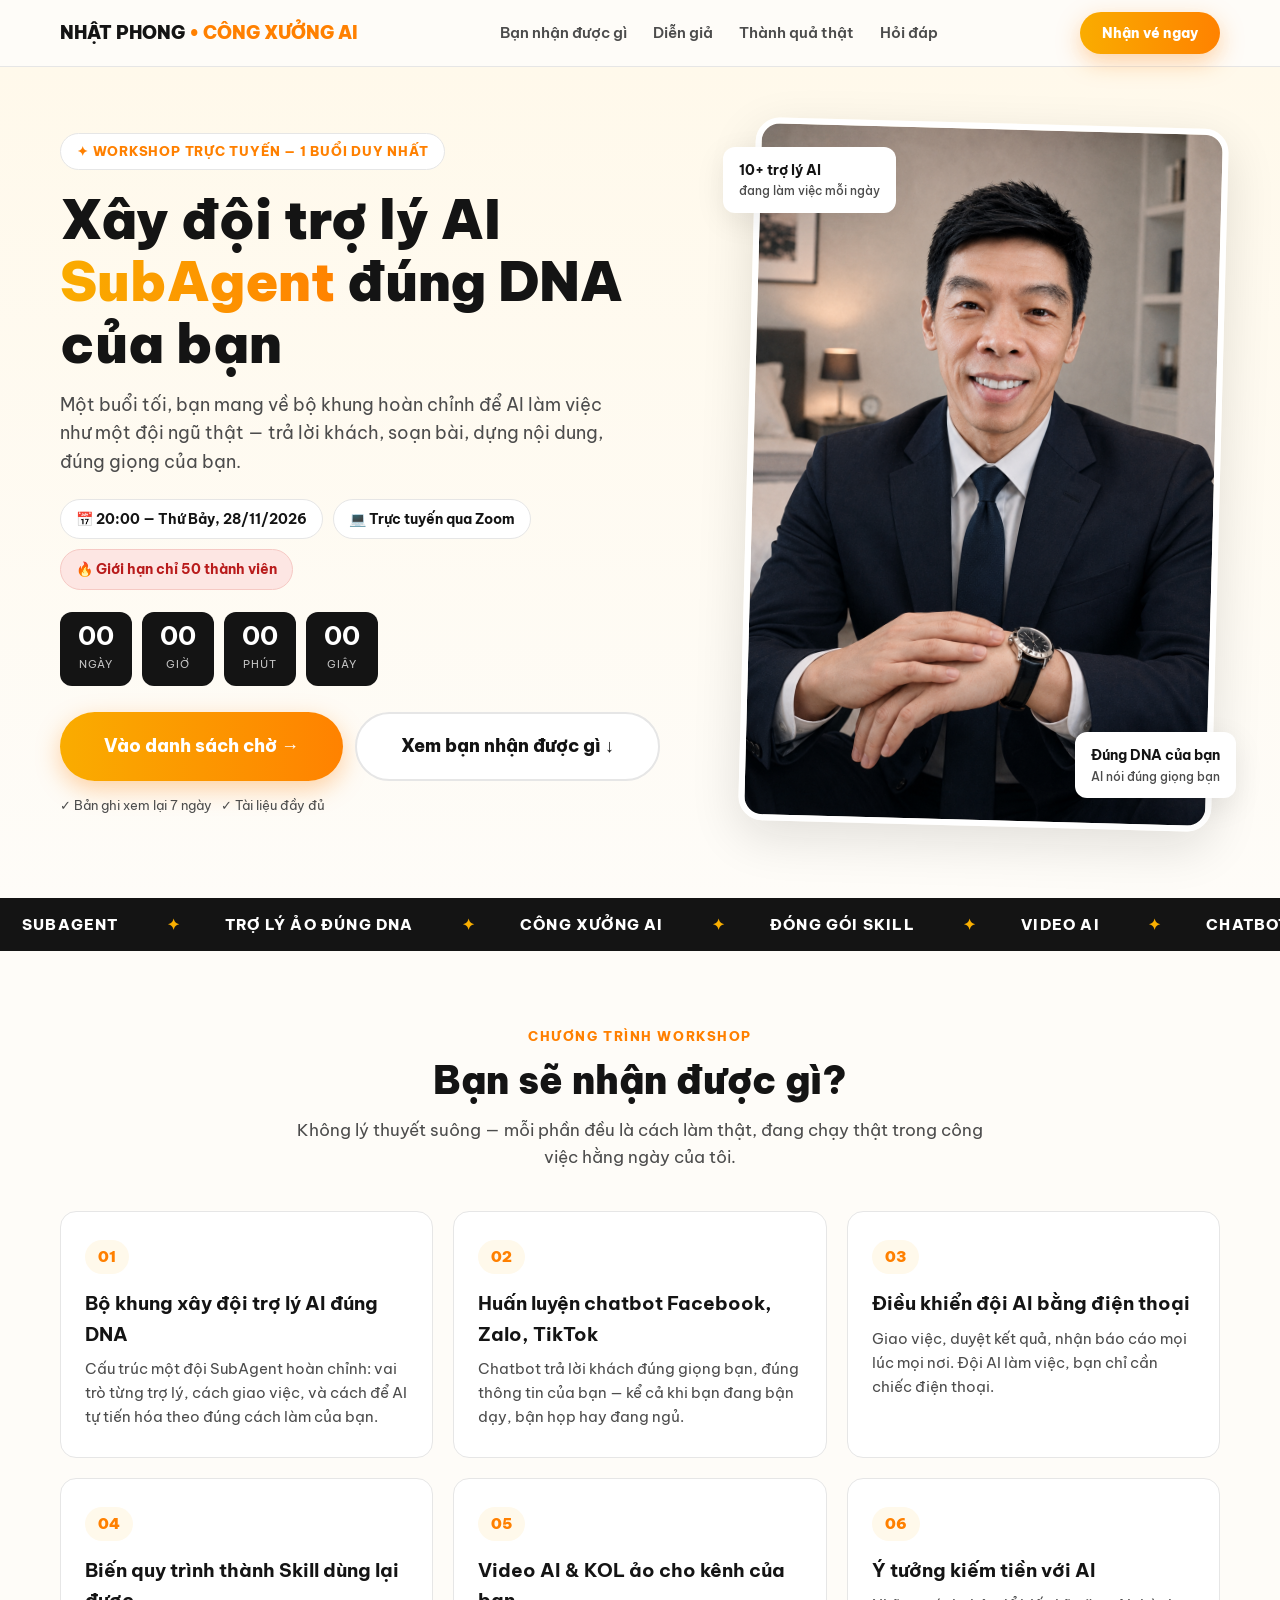
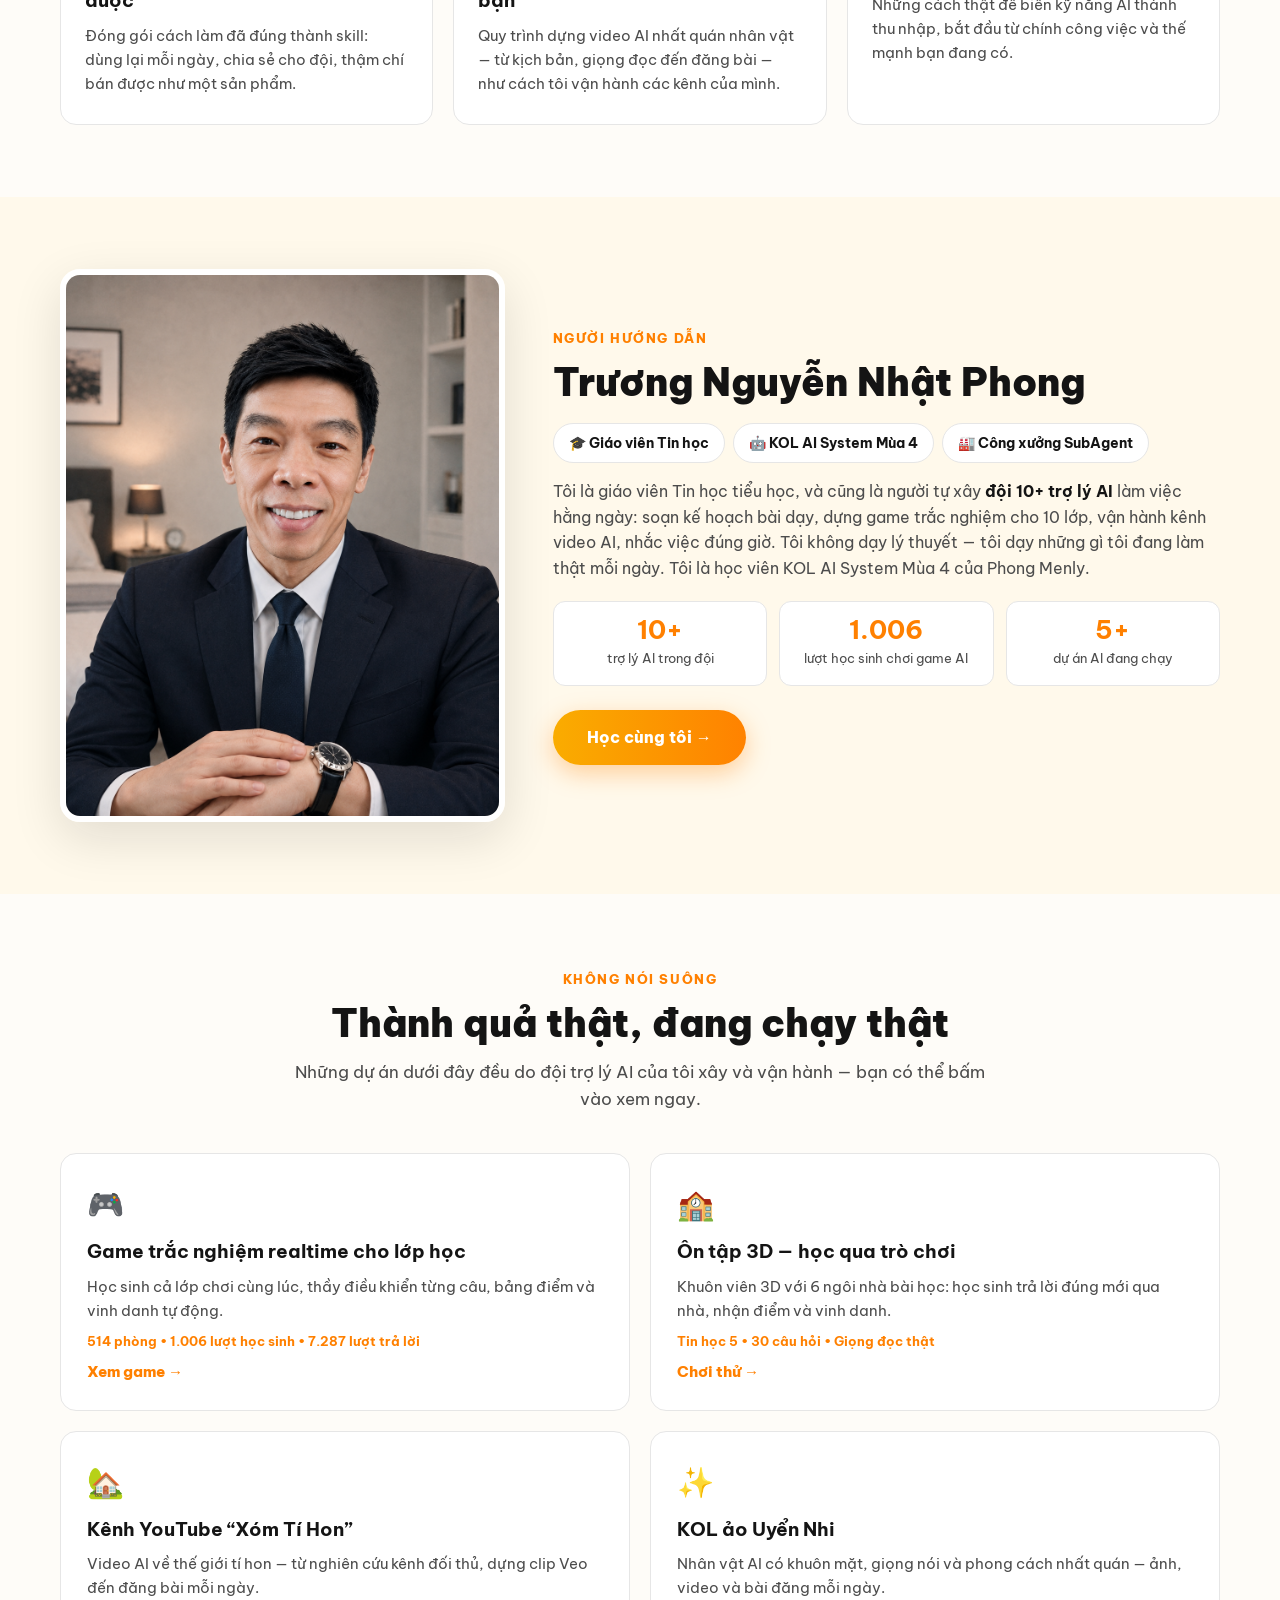
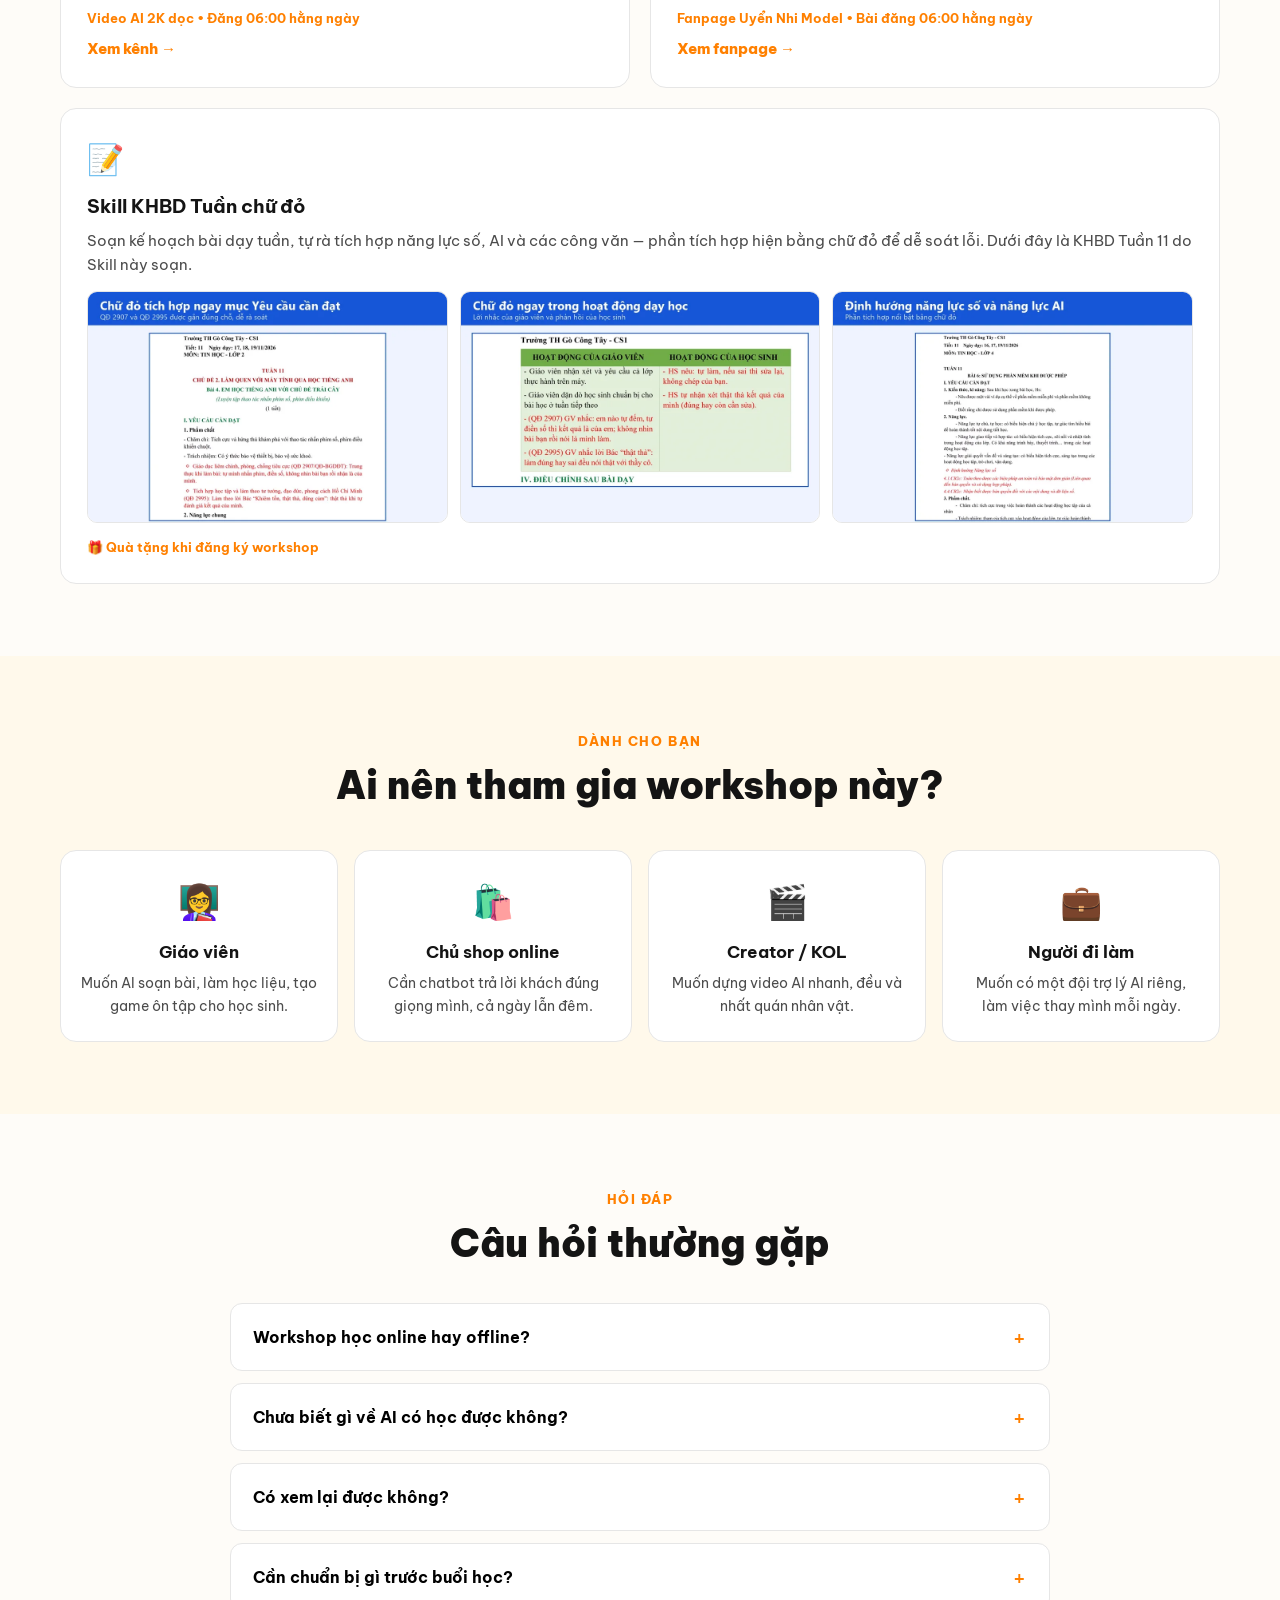
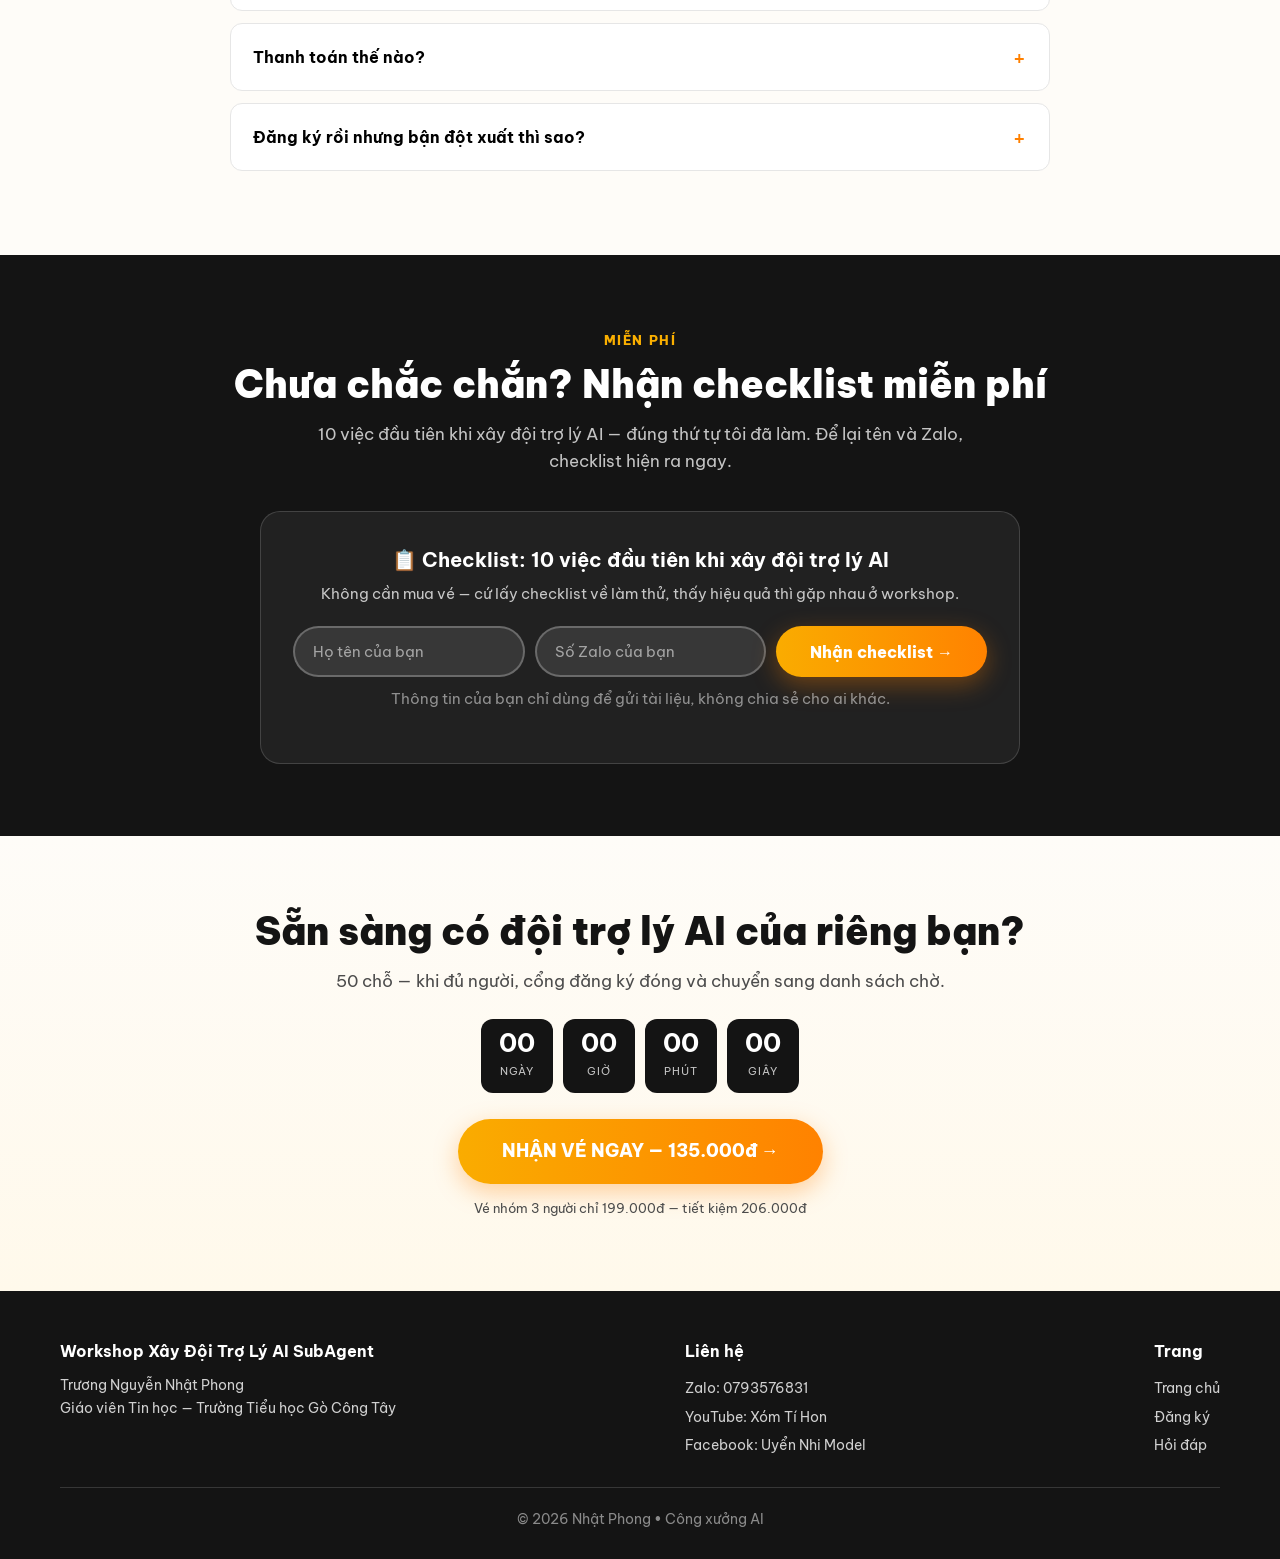
<file: index.html>
<!DOCTYPE html>
<html lang="vi">
<head>
<meta charset="UTF-8">
<meta name="viewport" content="width=device-width, initial-scale=1.0">
<title>Workshop Xây Đội Trợ Lý AI SubAgent — Nhật Phong</title>
<meta name="description" content="Một buổi tối, mang về bộ khung hoàn chỉnh để xây đội trợ lý AI SubAgent đúng DNA của bạn — trả lời khách, soạn bài, dựng nội dung, đúng giọng của bạn. Trực tuyến qua Zoom, 20:00 Thứ Bảy 28/11/2026.">
<meta property="og:title" content="Workshop Xây Đội Trợ Lý AI SubAgent — Nhật Phong">
<meta property="og:description" content="Một buổi tối, mang về bộ khung hoàn chỉnh để AI làm việc như một đội ngũ thật — đúng DNA của bạn.">
<meta property="og:type" content="website">
<meta property="og:image" content="assets/img/phong-chan-dung.png">
<!-- Meta Pixel / Google Tag: chừa sẵn — dán ID vào đây khi anh có -->
<!-- <script>/* Meta Pixel ID: ... */</script> -->
<link rel="preconnect" href="https://fonts.googleapis.com">
<link rel="preconnect" href="https://fonts.gstatic.com" crossorigin>
<link href="https://fonts.googleapis.com/css2?family=Be+Vietnam+Pro:wght@400;500;600;700;800;900&display=swap" rel="stylesheet">
<link rel="stylesheet" href="assets/style.css">
</head>
<body>

<header class="header">
  <div class="container header-inner">
    <a class="logo" href="index.html">NHẬT PHONG <span>• CÔNG XƯỞNG AI</span></a>
    <nav class="nav">
      <a href="#nhan-duoc">Bạn nhận được gì</a>
      <a href="#dien-gia">Diễn giả</a>
      <a href="#thanh-qua">Thành quả thật</a>
      <a href="#faq">Hỏi đáp</a>
    </nav>
    <a class="btn btn-primary header-cta" href="dang-ky.html">Nhận vé ngay</a>
  </div>
</header>

<!-- HERO -->
<section class="hero">
  <div class="container hero-grid">
    <div>
      <span class="hero-badge">✦ WORKSHOP TRỰC TUYẾN — 1 BUỔI DUY NHẤT</span>
      <h1>Xây đội trợ lý AI <span class="hl">SubAgent</span> đúng DNA của bạn</h1>
      <p class="hero-sub">Một buổi tối, bạn mang về bộ khung hoàn chỉnh để AI làm việc như một đội ngũ thật — trả lời khách, soạn bài, dựng nội dung, đúng giọng của bạn.</p>
      <div class="hero-meta">
        <span class="chip">📅 20:00 — Thứ Bảy, 28/11/2026</span>
        <span class="chip">💻 Trực tuyến qua Zoom</span>
        <span class="chip scarcity">🔥 Giới hạn chỉ 50 thành viên</span>
      </div>
      <div class="countdown" id="countdown" aria-label="Đếm ngược tới giờ khai giảng">
        <div class="cd-box"><b id="cd-d">--</b><span>Ngày</span></div>
        <div class="cd-box"><b id="cd-h">--</b><span>Giờ</span></div>
        <div class="cd-box"><b id="cd-m">--</b><span>Phút</span></div>
        <div class="cd-box"><b id="cd-s">--</b><span>Giây</span></div>
      </div>
      <div class="hero-actions">
        <a class="btn btn-primary btn-lg" href="dang-ky.html">NHẬN VÉ NGAY →</a>
        <a class="btn btn-outline btn-lg" href="#nhan-duoc">Xem bạn nhận được gì ↓</a>
      </div>
      <p class="hero-note">✓ Bản ghi xem lại 7 ngày &nbsp; ✓ Tài liệu đầy đủ</p>
    </div>
    <div class="hero-visual">
      <div class="hero-photo-wrap">
        <img src="assets/img/phong-chan-dung.png" alt="Trương Nguyễn Nhật Phong — người hướng dẫn workshop">
      </div>
      <div class="float-card fc-1">10+ trợ lý AI<small>đang làm việc mỗi ngày</small></div>
      <div class="float-card fc-2">Đúng DNA của bạn<small>AI nói đúng giọng bạn</small></div>
    </div>
  </div>
</section>

<!-- MARQUEE -->
<div class="marquee" aria-hidden="true">
  <div class="marquee-track">
    <span>SUBAGENT <i>✦</i></span><span>TRỢ LÝ ẢO ĐÚNG DNA <i>✦</i></span><span>CÔNG XƯỞNG AI <i>✦</i></span><span>ĐÓNG GÓI SKILL <i>✦</i></span><span>VIDEO AI <i>✦</i></span><span>CHATBOT ZALO — FACEBOOK — TIKTOK <i>✦</i></span>
    <span>SUBAGENT <i>✦</i></span><span>TRỢ LÝ ẢO ĐÚNG DNA <i>✦</i></span><span>CÔNG XƯỞNG AI <i>✦</i></span><span>ĐÓNG GÓI SKILL <i>✦</i></span><span>VIDEO AI <i>✦</i></span><span>CHATBOT ZALO — FACEBOOK — TIKTOK <i>✦</i></span>
  </div>
</div>

<!-- BẠN NHẬN ĐƯỢC GÌ -->
<section id="nhan-duoc">
  <div class="container">
    <div class="center">
      <span class="section-kicker">Chương trình workshop</span>
      <h2 class="section-title">Bạn sẽ nhận được gì?</h2>
      <p class="section-sub">Không lý thuyết suông — mỗi phần đều là cách làm thật, đang chạy thật trong công việc hằng ngày của tôi.</p>
    </div>
    <div class="benefits-grid">
      <div class="benefit-card">
        <span class="benefit-num">01</span>
        <h3>Bộ khung xây đội trợ lý AI đúng DNA</h3>
        <p>Cấu trúc một đội SubAgent hoàn chỉnh: vai trò từng trợ lý, cách giao việc, và cách để AI tự tiến hóa theo đúng cách làm của bạn.</p>
      </div>
      <div class="benefit-card">
        <span class="benefit-num">02</span>
        <h3>Huấn luyện chatbot Facebook, Zalo, TikTok</h3>
        <p>Chatbot trả lời khách đúng giọng bạn, đúng thông tin của bạn — kể cả khi bạn đang bận dạy, bận họp hay đang ngủ.</p>
      </div>
      <div class="benefit-card">
        <span class="benefit-num">03</span>
        <h3>Điều khiển đội AI bằng điện thoại</h3>
        <p>Giao việc, duyệt kết quả, nhận báo cáo mọi lúc mọi nơi. Đội AI làm việc, bạn chỉ cần chiếc điện thoại.</p>
      </div>
      <div class="benefit-card">
        <span class="benefit-num">04</span>
        <h3>Biến quy trình thành Skill dùng lại được</h3>
        <p>Đóng gói cách làm đã đúng thành skill: dùng lại mỗi ngày, chia sẻ cho đội, thậm chí bán được như một sản phẩm.</p>
      </div>
      <div class="benefit-card">
        <span class="benefit-num">05</span>
        <h3>Video AI &amp; KOL ảo cho kênh của bạn</h3>
        <p>Quy trình dựng video AI nhất quán nhân vật — từ kịch bản, giọng đọc đến đăng bài — như cách tôi vận hành các kênh của mình.</p>
      </div>
      <div class="benefit-card">
        <span class="benefit-num">06</span>
        <h3>Ý tưởng kiếm tiền với AI</h3>
        <p>Những cách thật để biến kỹ năng AI thành thu nhập, bắt đầu từ chính công việc và thế mạnh bạn đang có.</p>
      </div>
    </div>
  </div>
</section>

<!-- DIỄN GIẢ -->
<section class="speaker" id="dien-gia">
  <div class="container speaker-grid">
    <div class="speaker-photo">
      <img src="assets/img/phong-chan-dung.png" alt="Trương Nguyễn Nhật Phong">
    </div>
    <div>
      <span class="section-kicker">Người hướng dẫn</span>
      <h2 class="section-title">Trương Nguyễn Nhật Phong</h2>
      <div class="speaker-chips">
        <span class="chip">🎓 Giáo viên Tin học</span>
        <span class="chip">🤖 KOL AI System Mùa 4</span>
        <span class="chip">🏭 Công xưởng SubAgent</span>
      </div>
      <p class="speaker-bio">Tôi là giáo viên Tin học tiểu học, và cũng là người tự xây <strong>đội 10+ trợ lý AI</strong> làm việc hằng ngày: soạn kế hoạch bài dạy, dựng game trắc nghiệm cho 10 lớp, vận hành kênh video AI, nhắc việc đúng giờ. Tôi không dạy lý thuyết — tôi dạy những gì tôi đang làm thật mỗi ngày. Tôi là học viên KOL AI System Mùa 4 của Phong Menly.</p>
      <div class="speaker-stats">
        <div class="stat-box"><b>10+</b><span>trợ lý AI trong đội</span></div>
        <div class="stat-box"><b>1.006</b><span>lượt học sinh chơi game AI</span></div>
        <div class="stat-box"><b>5+</b><span>dự án AI đang chạy</span></div>
      </div>
      <div style="margin-top:24px">
        <a class="btn btn-primary" href="dang-ky.html">Học cùng tôi →</a>
      </div>
    </div>
  </div>
</section>

<!-- THÀNH QUẢ THẬT -->
<section id="thanh-qua">
  <div class="container">
    <div class="center">
      <span class="section-kicker">Không nói suông</span>
      <h2 class="section-title">Thành quả thật, đang chạy thật</h2>
      <p class="section-sub">Những dự án dưới đây đều do đội trợ lý AI của tôi xây và vận hành — bạn có thể bấm vào xem ngay.</p>
    </div>
    <div class="projects-grid">
      <div class="project-card">
        <div class="project-icon">🎮</div>
        <h3>Game trắc nghiệm realtime cho lớp học</h3>
        <p>Học sinh cả lớp chơi cùng lúc, thầy điều khiển từng câu, bảng điểm và vinh danh tự động.</p>
        <div class="project-meta">514 phòng • 1.006 lượt học sinh • 7.287 lượt trả lời</div>
        <a class="project-link" href="https://nhatphongads1.github.io/quiz-lop-hoc/" target="_blank" rel="noopener">Xem game →</a>
      </div>
      <div class="project-card">
        <div class="project-icon">🏫</div>
        <h3>Ôn tập 3D — học qua trò chơi</h3>
        <p>Khuôn viên 3D với 6 ngôi nhà bài học: học sinh trả lời đúng mới qua nhà, nhận điểm và vinh danh.</p>
        <div class="project-meta">Tin học 5 • 30 câu hỏi • Giọng đọc thật</div>
        <a class="project-link" href="https://ontap3d.vercel.app" target="_blank" rel="noopener">Chơi thử →</a>
      </div>
      <div class="project-card">
        <div class="project-icon">🏡</div>
        <h3>Kênh YouTube “Xóm Tí Hon”</h3>
        <p>Video AI về thế giới tí hon — từ nghiên cứu kênh đối thủ, dựng clip Veo đến đăng bài mỗi ngày.</p>
        <div class="project-meta">Video AI 2K dọc • Đăng 06:00 hằng ngày</div>
        <a class="project-link" href="https://www.youtube.com/@XomTiHon" target="_blank" rel="noopener">Xem kênh →</a>
      </div>
      <div class="project-card">
        <div class="project-icon">✨</div>
        <h3>KOL ảo Uyển Nhi</h3>
        <p>Nhân vật AI có khuôn mặt, giọng nói và phong cách nhất quán — ảnh, video và bài đăng mỗi ngày.</p>
        <div class="project-meta">Fanpage Uyển Nhi Model • Bài đăng 06:00 hằng ngày</div>
        <a class="project-link" href="https://www.facebook.com/profile.php?id=61596151915151" target="_blank" rel="noopener">Xem fanpage →</a>
      </div>
      <div class="project-card project-wide">
        <div class="project-icon">📝</div>
        <h3>Skill KHBD Tuần chữ đỏ</h3>
        <p>Soạn kế hoạch bài dạy tuần, tự rà tích hợp năng lực số, AI và các công văn — phần tích hợp hiện bằng chữ đỏ để dễ soát lỗi. Dưới đây là KHBD Tuần 11 do Skill này soạn.</p>
        <div class="project-shots">
          <img src="assets/img/khbd-tuan-11-yeu-cau-can-dat.webp" alt="KHBD Tuần 11: chữ đỏ tích hợp ngay mục Yêu cầu cần đạt" loading="lazy">
          <img src="assets/img/khbd-tuan-11-hoat-dong.webp" alt="KHBD Tuần 11: chữ đỏ ngay trong hoạt động dạy học" loading="lazy">
          <img src="assets/img/khbd-tuan-11-nang-luc-so-ai.webp" alt="KHBD Tuần 11: định hướng năng lực số và năng lực AI" loading="lazy">
        </div>
        <div class="project-meta">🎁 Quà tặng khi đăng ký workshop</div>
      </div>
    </div>
  </div>
</section>

<!-- AI NÊN THAM GIA -->
<section class="audience">
  <div class="container">
    <div class="center">
      <span class="section-kicker">Dành cho bạn</span>
      <h2 class="section-title">Ai nên tham gia workshop này?</h2>
    </div>
    <div class="audience-grid">
      <div class="audience-card">
        <div class="a-icon">👩‍🏫</div>
        <h3>Giáo viên</h3>
        <p>Muốn AI soạn bài, làm học liệu, tạo game ôn tập cho học sinh.</p>
      </div>
      <div class="audience-card">
        <div class="a-icon">🛍️</div>
        <h3>Chủ shop online</h3>
        <p>Cần chatbot trả lời khách đúng giọng mình, cả ngày lẫn đêm.</p>
      </div>
      <div class="audience-card">
        <div class="a-icon">🎬</div>
        <h3>Creator / KOL</h3>
        <p>Muốn dựng video AI nhanh, đều và nhất quán nhân vật.</p>
      </div>
      <div class="audience-card">
        <div class="a-icon">💼</div>
        <h3>Người đi làm</h3>
        <p>Muốn có một đội trợ lý AI riêng, làm việc thay mình mỗi ngày.</p>
      </div>
    </div>
  </div>
</section>

<!-- FAQ -->
<section id="faq">
  <div class="container">
    <div class="center">
      <span class="section-kicker">Hỏi đáp</span>
      <h2 class="section-title">Câu hỏi thường gặp</h2>
    </div>
    <div class="faq-list">
      <div class="faq-item">
        <button class="faq-q">Workshop học online hay offline?</button>
        <div class="faq-a">Học trực tuyến qua Zoom, 20:00 Thứ Bảy 28/11/2026. Link Zoom được gửi qua Zalo sau khi bạn đăng ký thành công.</div>
      </div>
      <div class="faq-item">
        <button class="faq-q">Chưa biết gì về AI có học được không?</button>
        <div class="faq-a">Được. Workshop đi từ đầu, không cần biết lập trình. Bạn chỉ cần dùng được điện thoại hoặc máy tính và làm theo từng bước.</div>
      </div>
      <div class="faq-item">
        <button class="faq-q">Có xem lại được không?</button>
        <div class="faq-a">Có. Bạn nhận bản ghi đầy đủ của buổi học, xem lại trong 7 ngày, kèm toàn bộ tài liệu và checklist thực hành.</div>
      </div>
      <div class="faq-item">
        <button class="faq-q">Cần chuẩn bị gì trước buổi học?</button>
        <div class="faq-a">Máy tính hoặc điện thoại có mạng, một tài khoản Google (để dùng các công cụ AI) và Zalo để nhận tài liệu và link Zoom.</div>
      </div>
      <div class="faq-item">
        <button class="faq-q">Thanh toán thế nào?</button>
        <div class="faq-a">Bạn điền form đăng ký, chuyển khoản qua mã QR trên trang đăng ký, rồi gửi bill qua Zalo 0793576831 để xác nhận và nhận link Zoom.</div>
      </div>
      <div class="faq-item">
        <button class="faq-q">Đăng ký rồi nhưng bận đột xuất thì sao?</button>
        <div class="faq-a">Bạn vẫn nhận đầy đủ bản ghi 7 ngày và tài liệu. Có gì chưa rõ thì nhắn Zalo 0793576831 cho tôi.</div>
      </div>
    </div>
  </div>
</section>

<!-- LEAD MAGNET -->
<section class="leadmag">
  <div class="container center">
    <span class="section-kicker" style="color:var(--primary)">Miễn phí</span>
    <h2 class="section-title" style="color:#fff">Chưa chắc chắn? Nhận checklist miễn phí</h2>
    <p class="section-sub">10 việc đầu tiên khi xây đội trợ lý AI — đúng thứ tự tôi đã làm. Để lại tên và Zalo, checklist hiện ra ngay.</p>
    <div class="leadmag-box">
      <h3>📋 Checklist: 10 việc đầu tiên khi xây đội trợ lý AI</h3>
      <p>Không cần mua vé — cứ lấy checklist về làm thử, thấy hiệu quả thì gặp nhau ở workshop.</p>
      <form id="lead-form">
        <div class="form-row">
          <input class="input" type="text" id="lead-name" placeholder="Họ tên của bạn" required>
          <input class="input" type="text" id="lead-zalo" placeholder="Số Zalo của bạn" required>
          <button class="btn btn-primary" type="submit">Nhận checklist →</button>
        </div>
        <p class="form-note">Thông tin của bạn chỉ dùng để gửi tài liệu, không chia sẻ cho ai khác.</p>
      </form>
      <ol class="checklist" id="checklist">
        <li>Liệt kê 5 việc bạn làm lặp đi lặp lại mỗi tuần</li>
        <li>Chọn 1 việc đơn giản nhất để AI làm thử</li>
        <li>Viết “DNA” của bạn: cách bạn nói, cách bạn làm việc</li>
        <li>Tạo trợ lý đầu tiên với đúng DNA đó</li>
        <li>Giao việc nhỏ, kiểm tra kết quả, sửa ngay</li>
        <li>Lưu quy trình đúng thành hướng dẫn (skill)</li>
        <li>Thêm trợ lý thứ hai cho một việc khác</li>
        <li>Đặt tên và vai trò rõ ràng cho từng trợ lý</li>
        <li>Dùng điện thoại để giao việc và duyệt kết quả</li>
        <li>Mỗi tuần: xem lại, sửa 1 chỗ, thêm 1 việc mới</li>
      </ol>
    </div>
  </div>
</section>

<!-- FINAL CTA -->
<section class="final-cta">
  <div class="container">
    <h2 class="section-title">Sẵn sàng có đội trợ lý AI của riêng bạn?</h2>
    <p class="section-sub" style="margin:0 auto 24px">50 chỗ — khi đủ người, cổng đăng ký đóng và chuyển sang danh sách chờ.</p>
    <div class="countdown" id="countdown-2" aria-hidden="true">
      <div class="cd-box"><b class="cd-d2">--</b><span>Ngày</span></div>
      <div class="cd-box"><b class="cd-h2">--</b><span>Giờ</span></div>
      <div class="cd-box"><b class="cd-m2">--</b><span>Phút</span></div>
      <div class="cd-box"><b class="cd-s2">--</b><span>Giây</span></div>
    </div>
    <a class="btn btn-primary btn-lg" href="dang-ky.html">NHẬN VÉ NGAY — 135.000đ →</a>
    <p class="hero-note">Vé nhóm 3 người chỉ 199.000đ — tiết kiệm 206.000đ</p>
  </div>
</section>

<footer class="footer">
  <div class="container">
    <div class="footer-grid">
      <div>
        <h4>Workshop Xây Đội Trợ Lý AI SubAgent</h4>
        <p>Trương Nguyễn Nhật Phong<br>Giáo viên Tin học — Trường Tiểu học Gò Công Tây</p>
      </div>
      <div>
        <h4>Liên hệ</h4>
        <a href="https://zalo.me/0793576831" target="_blank" rel="noopener">Zalo: 0793576831</a>
        <a href="https://www.youtube.com/@XomTiHon" target="_blank" rel="noopener">YouTube: Xóm Tí Hon</a>
        <a href="https://www.facebook.com/profile.php?id=61596151915151" target="_blank" rel="noopener">Facebook: Uyển Nhi Model</a>
      </div>
      <div>
        <h4>Trang</h4>
        <a href="index.html">Trang chủ</a>
        <a href="dang-ky.html">Đăng ký</a>
        <a href="#faq">Hỏi đáp</a>
      </div>
    </div>
    <div class="footer-bottom">© 2026 Nhật Phong • Công xưởng AI</div>
  </div>
</footer>

<div class="sticky-cta">
  <a class="btn btn-primary" href="dang-ky.html">Nhận vé — 135.000đ →</a>
</div>

<script src="assets/app.js"></script>
</body>
</html>
</file>
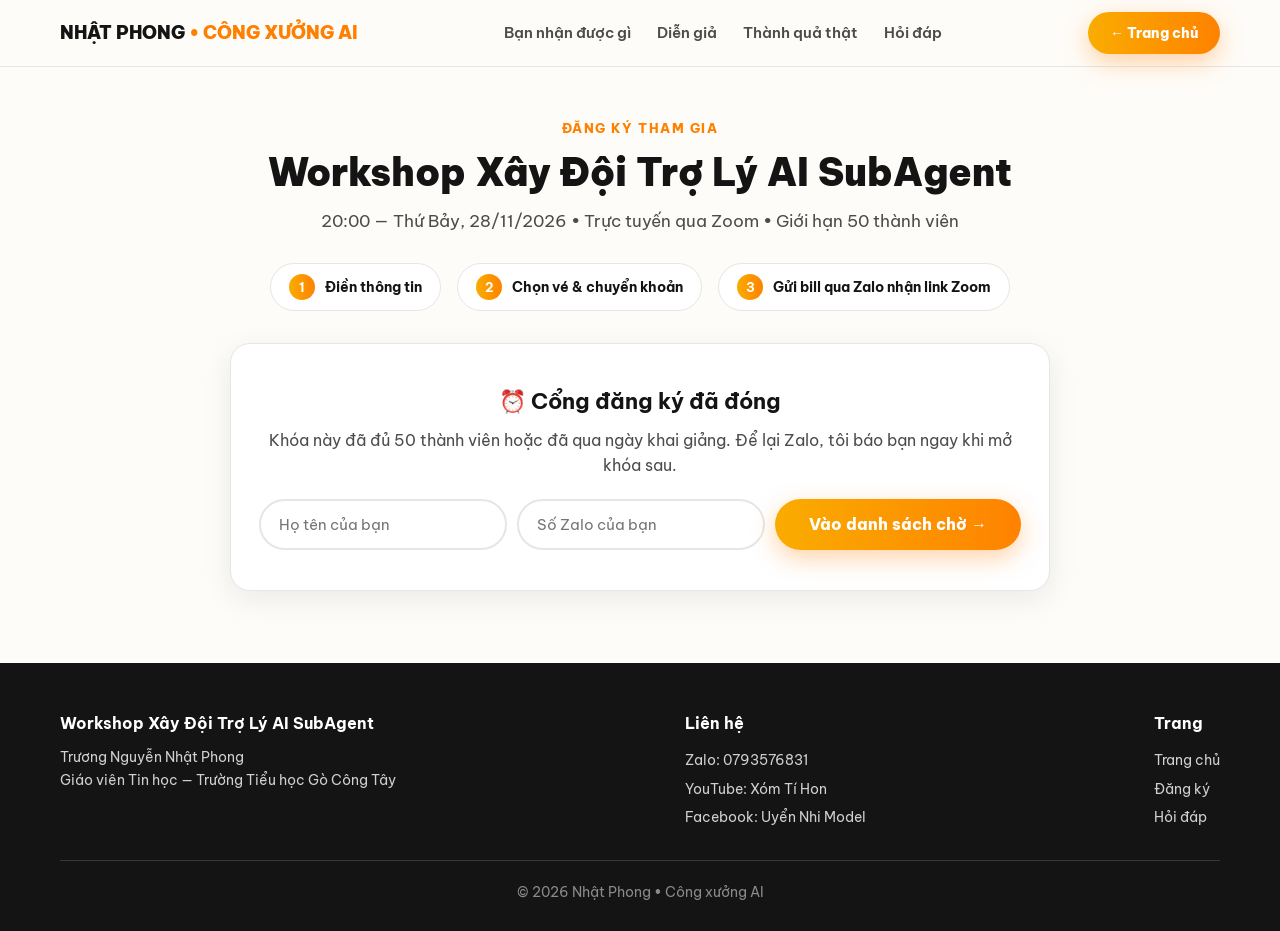
<file: dang-ky.html>
<!DOCTYPE html>
<html lang="vi">
<head>
<meta charset="UTF-8">
<meta name="viewport" content="width=device-width, initial-scale=1.0">
<title>Đăng ký — Workshop Xây Đội Trợ Lý AI SubAgent</title>
<meta name="description" content="Đăng ký workshop Xây Đội Trợ Lý AI SubAgent của Nhật Phong. Vé VIP 135.000đ, vé nhóm 3 người 199.000đ.">
<link rel="preconnect" href="https://fonts.googleapis.com">
<link rel="preconnect" href="https://fonts.gstatic.com" crossorigin>
<link href="https://fonts.googleapis.com/css2?family=Be+Vietnam+Pro:wght@400;500;600;700;800;900&display=swap" rel="stylesheet">
<link rel="stylesheet" href="assets/style.css">
</head>
<body>

<header class="header">
  <div class="container header-inner">
    <a class="logo" href="index.html">NHẬT PHONG <span>• CÔNG XƯỞNG AI</span></a>
    <nav class="nav">
      <a href="index.html#nhan-duoc">Bạn nhận được gì</a>
      <a href="index.html#dien-gia">Diễn giả</a>
      <a href="index.html#thanh-qua">Thành quả thật</a>
      <a href="index.html#faq">Hỏi đáp</a>
    </nav>
    <a class="btn btn-primary header-cta" href="index.html">← Trang chủ</a>
  </div>
</header>

<section class="reg-hero">
  <div class="container">
    <span class="section-kicker">Đăng ký tham gia</span>
    <h2 class="section-title">Workshop Xây Đội Trợ Lý AI SubAgent</h2>
    <p class="section-sub" style="margin:0 auto">20:00 — Thứ Bảy, 28/11/2026 • Trực tuyến qua Zoom • Giới hạn 50 thành viên</p>
    <div class="steps">
      <span class="step"><b>1</b> Điền thông tin</span>
      <span class="step"><b>2</b> Chọn vé &amp; chuyển khoản</span>
      <span class="step"><b>3</b> Gửi bill qua Zalo nhận link Zoom</span>
    </div>
  </div>
</section>

<section style="padding-top:0">
  <div class="container reg-wrap">

    <!-- Chế độ chờ (tự bật khi hết hạn / đủ chỗ) -->
    <div class="expired-box" id="waitlist-box">
      <h3>⏰ Cổng đăng ký đã đóng</h3>
      <p>Khóa này đã đủ 50 thành viên hoặc đã qua ngày khai giảng. Để lại Zalo, tôi báo bạn ngay khi mở khóa sau.</p>
      <form id="waitlist-form">
        <div class="form-row" style="justify-content:center">
          <input class="input" type="text" id="wl-name" placeholder="Họ tên của bạn" required>
          <input class="input" type="text" id="wl-zalo" placeholder="Số Zalo của bạn" required>
          <button class="btn btn-primary" type="submit">Vào danh sách chờ →</button>
        </div>
      </form>
      <p class="form-note" id="wl-done" style="display:none;color:#166534;font-weight:700">✓ Đã ghi nhận! Tôi sẽ nhắn Zalo cho bạn khi mở khóa sau.</p>
    </div>

    <!-- Form đăng ký -->
    <div id="reg-main">
      <div class="tabs" role="tablist">
        <button class="tab active" id="tab-vip" type="button" role="tab" aria-selected="true">
          <h3>🎟️ Vé VIP</h3>
          <div class="price">135.000đ <small>/ 1 người</small></div>
          <p>Chỉ bằng 1 ly cà phê mỗi ngày trong 1 tuần.</p>
          <ul>
            <li>Tham gia workshop trực tiếp qua Zoom</li>
            <li>Bản ghi xem lại trong 7 ngày</li>
            <li>Tài liệu + checklist thực hành đầy đủ</li>
          </ul>
        </button>
        <button class="tab" id="tab-group" type="button" role="tab" aria-selected="false">
          <h3>👥 Vé Nhóm — 3 người</h3>
          <div class="price">199.000đ <small>/ 3 người</small></div>
          <p>Rủ thêm 2 người cùng học, cùng làm.</p>
          <ul>
            <li>Toàn bộ quyền lợi của Vé VIP × 3 người</li>
            <li>Học nhóm, sửa bài cho nhau sau workshop</li>
          </ul>
          <span class="save-badge">Tiết kiệm 206.000đ so với mua lẻ 3 vé</span>
        </button>
      </div>

      <form class="reg-form" id="reg-form">
        <label for="f-name">Họ và tên *</label>
        <input class="input" type="text" id="f-name" placeholder="VD: Nguyễn Văn A" required>

        <label for="f-zalo">Số Zalo *</label>
        <input class="input" type="tel" id="f-zalo" placeholder="VD: 09xx xxx xxx — dùng để nhận link Zoom" required>
        <div class="field-hint">Link Zoom và tài liệu được gửi qua Zalo này sau khi xác nhận thanh toán.</div>

        <label for="f-email">Email (không bắt buộc)</label>
        <input class="input" type="email" id="f-email" placeholder="VD: ban@email.com">

        <label>Loại vé đã chọn</label>
        <input class="input" type="text" id="f-ticket" value="Vé VIP — 135.000đ" readonly>

        <div style="margin-top:22px">
          <button class="btn btn-primary btn-lg btn-block" type="submit">Xác nhận &amp; lấy mã đơn →</button>
        </div>
        <p class="form-note">Bấm xác nhận, hệ thống tạo mã đơn riêng cho bạn. Bạn chuyển khoản theo mã đơn đó để được xác nhận nhanh nhất.</p>
      </form>

      <!-- Mã đơn + thanh toán (hiện sau khi submit) -->
      <div class="order-box" id="order-box">
        <h3>✅ Đăng ký thành công!</h3>
        <p>Đây là mã đơn của bạn — ghi mã này vào nội dung chuyển khoản:</p>
        <div class="order-code" id="order-code">SA-000000</div>
        <div class="order-rows">
          <div><span>Họ tên</span><b id="order-name">—</b></div>
          <div><span>Loại vé</span><b id="order-ticket">—</b></div>
          <div><span>Số tiền</span><b id="order-amount" style="color:var(--accent)">—</b></div>
          <div><span>Nội dung chuyển khoản</span><b id="order-content">—</b></div>
        </div>

        <div class="qr-box">
          <b>Mã QR thanh toán — <span id="qr-ticket">Vé VIP — 135.000đ</span></b>
          <img id="qr-img" src="assets/img/qr-vip-135k.png" alt="Mã QR chuyển khoản Agribank">
          <p class="qr-note">Quét mã để chuyển đúng số tiền (nội dung đã ghi sẵn theo loại vé). Sau đó gửi bill qua Zalo kèm mã đơn để đối chiếu.</p>
          <div class="order-rows" style="text-align:left;margin-bottom:0">
            <div><span>Ngân hàng</span><b>Agribank — CN H. Gò Công Tây, Tiền Giang</b></div>
            <div><span>Số tài khoản</span><b>6905215016647</b></div>
            <div><span>Chủ tài khoản</span><b>TRUONG NGUYEN NHAT PHONG</b></div>
          </div>
        </div>

        <p style="font-size:15px;margin-bottom:8px"><b>Bước cuối:</b> chụp bill chuyển khoản, gửi qua Zalo kèm tin nhắn dưới đây để nhận link Zoom:</p>
        <div class="copy-box" id="zalo-message">—</div>
        <div style="display:flex;gap:10px;flex-wrap:wrap">
          <button class="btn-copy" type="button" id="btn-copy">📋 Sao chép tin nhắn</button>
          <a class="btn zalo-btn" href="https://zalo.me/0793576831" target="_blank" rel="noopener">Mở Zalo gửi bill →</a>
          <a class="btn btn-outline" id="btn-calendar" href="#" target="_blank" rel="noopener">📅 Thêm vào Google Calendar</a>
        </div>
        <div class="success-note">
          <b>Sau khi gửi bill:</b> bạn sẽ nhận link Zoom qua Zalo trước giờ học. Nhớ lưu lại mã đơn <b id="order-code-2">SA-000000</b> để đối chiếu khi cần.
        </div>
      </div>
    </div>

  </div>
</section>

<footer class="footer">
  <div class="container">
    <div class="footer-grid">
      <div>
        <h4>Workshop Xây Đội Trợ Lý AI SubAgent</h4>
        <p>Trương Nguyễn Nhật Phong<br>Giáo viên Tin học — Trường Tiểu học Gò Công Tây</p>
      </div>
      <div>
        <h4>Liên hệ</h4>
        <a href="https://zalo.me/0793576831" target="_blank" rel="noopener">Zalo: 0793576831</a>
        <a href="https://www.youtube.com/@XomTiHon" target="_blank" rel="noopener">YouTube: Xóm Tí Hon</a>
        <a href="https://www.facebook.com/profile.php?id=61596151915151" target="_blank" rel="noopener">Facebook: Uyển Nhi Model</a>
      </div>
      <div>
        <h4>Trang</h4>
        <a href="index.html">Trang chủ</a>
        <a href="dang-ky.html">Đăng ký</a>
        <a href="index.html#faq">Hỏi đáp</a>
      </div>
    </div>
    <div class="footer-bottom">© 2026 Nhật Phong • Công xưởng AI</div>
  </div>
</footer>

<script src="assets/app.js"></script>
<script src="assets/dang-ky.js"></script>
</body>
</html>
</file>
<file: assets/style.css>
/* ============================================================
   WORKSHOP XÂY ĐỘI TRỢ LÝ AI SUBAGENT — NHẬT PHONG
   Design System theo Blueprint (kolaiworkshop.lovable.app)
   Primary #FAAF00 | Accent #FF8000 | Nền kem #FEFCF8
   Font: Be Vietnam Pro
   ============================================================ */
:root {
  --primary: #FAAF00;
  --accent: #FF8000;
  --cream: #FEFCF8;
  --cream-2: #FFF9EB;
  --text: #141414;
  --muted: #4C4C4C;
  --border: #E6E6E6;
  --red: #ED2C2C;
  --pink-bg: #FDE6E3;
  --radius: .75rem;
  --cta-gradient: linear-gradient(90deg, #FAAC00, #FC9700, #FF8200);
  --shadow: 0 8px 30px rgba(20, 20, 20, .08);
  --shadow-lg: 0 16px 50px rgba(20, 20, 20, .12);
}
* { box-sizing: border-box; margin: 0; padding: 0; }
html { scroll-behavior: smooth; }
body {
  font-family: 'Be Vietnam Pro', -apple-system, 'Segoe UI', Roboto, sans-serif;
  background: var(--cream);
  color: var(--text);
  line-height: 1.6;
  -webkit-font-smoothing: antialiased;
}
img { max-width: 100%; display: block; }
a { color: inherit; }
.container { max-width: 1200px; margin: 0 auto; padding: 0 20px; }
section { padding: 72px 0; }
.section-kicker {
  display: inline-block; font-size: 13px; font-weight: 800; letter-spacing: .12em;
  text-transform: uppercase; color: var(--accent); margin-bottom: 10px;
}
.section-title { font-size: clamp(26px, 4vw, 38px); font-weight: 900; line-height: 1.25; margin-bottom: 12px; }
.section-sub { color: var(--muted); font-size: 17px; max-width: 720px; }
.center { text-align: center; }
.center .section-sub { margin: 0 auto; }

/* ---------- Buttons ---------- */
.btn {
  display: inline-flex; align-items: center; justify-content: center; gap: 8px;
  padding: 15px 34px; border-radius: 999px; border: none; cursor: pointer;
  font-family: inherit; font-size: 16px; font-weight: 800; text-decoration: none;
  transition: transform .15s ease, box-shadow .15s ease;
}
.btn:hover { transform: translateY(-2px); }
.btn-primary { background: var(--cta-gradient); color: #fff; box-shadow: 0 8px 24px rgba(255, 128, 0, .35); }
.btn-primary:hover { box-shadow: 0 12px 30px rgba(255, 128, 0, .45); }
.btn-outline { background: #fff; color: var(--text); border: 2px solid var(--border); }
.btn-lg { padding: 18px 44px; font-size: 18px; }
.btn-block { width: 100%; }

/* ---------- Header ---------- */
.header {
  position: sticky; top: 0; z-index: 50;
  background: rgba(254, 252, 248, .92); backdrop-filter: blur(10px);
  border-bottom: 1px solid var(--border);
}
.header-inner { display: flex; align-items: center; justify-content: space-between; gap: 16px; height: 66px; }
.logo { font-weight: 900; font-size: 18px; text-decoration: none; white-space: nowrap; }
.logo span { color: var(--accent); }
.nav { display: flex; gap: 26px; }
.nav a { text-decoration: none; font-weight: 600; font-size: 15px; color: var(--muted); }
.nav a:hover { color: var(--text); }
.header-cta { padding: 10px 22px; font-size: 14px; }

/* ---------- Hero ---------- */
.hero { padding: 56px 0 72px; background: linear-gradient(180deg, var(--cream-2), var(--cream)); overflow: hidden; }
.hero-grid { display: grid; grid-template-columns: 1.15fr .85fr; gap: 48px; align-items: center; }
.hero-badge {
  display: inline-flex; align-items: center; gap: 8px;
  background: #fff; border: 1px solid var(--border); border-radius: 999px;
  padding: 7px 16px; font-size: 13px; font-weight: 800; letter-spacing: .06em; color: var(--accent);
}
.hero h1 { font-size: clamp(34px, 5vw, 54px); font-weight: 900; line-height: 1.15; margin: 18px 0 16px; }
.hero h1 .hl { background: var(--cta-gradient); -webkit-background-clip: text; background-clip: text; color: transparent; }
.hero-sub { font-size: 18px; color: var(--muted); max-width: 560px; margin-bottom: 22px; }
.hero-meta { display: flex; flex-wrap: wrap; gap: 10px; margin-bottom: 22px; }
.chip {
  display: inline-flex; align-items: center; gap: 7px; background: #fff;
  border: 1px solid var(--border); border-radius: 999px; padding: 8px 15px;
  font-size: 14px; font-weight: 700;
}
.chip.scarcity { background: var(--pink-bg); border-color: #f6c9c4; color: #b91c1c; }
.countdown { display: flex; gap: 10px; margin-bottom: 26px; }
.cd-box {
  background: var(--text); color: #fff; border-radius: var(--radius);
  min-width: 72px; padding: 10px 6px; text-align: center;
}
.cd-box b { display: block; font-size: 26px; line-height: 1.1; }
.cd-box span { font-size: 11px; text-transform: uppercase; letter-spacing: .08em; opacity: .75; }
.hero-actions { display: flex; flex-wrap: wrap; gap: 12px; }
.hero-note { margin-top: 14px; font-size: 13px; color: var(--muted); }
.hero-visual { position: relative; }
.hero-photo-wrap {
  border-radius: 24px; overflow: hidden; box-shadow: var(--shadow-lg);
  border: 6px solid #fff; transform: rotate(1.5deg);
}
.hero-photo-wrap img { width: 100%; aspect-ratio: 2 / 3; object-fit: cover; object-position: top; }
.float-card {
  position: absolute; background: #fff; border-radius: var(--radius); box-shadow: var(--shadow);
  padding: 12px 16px; font-size: 14px; font-weight: 700; animation: float 3.5s ease-in-out infinite;
}
.float-card small { display: block; font-weight: 500; color: var(--muted); font-size: 12px; }
.float-card.fc-1 { top: 24px; left: -24px; }
.float-card.fc-2 { bottom: 28px; right: -16px; animation-delay: 1.2s; }
@keyframes float { 0%, 100% { transform: translateY(0); } 50% { transform: translateY(-9px); } }
@keyframes marquee { from { transform: translateX(0); } to { transform: translateX(-50%); } }
@keyframes fade-in { from { opacity: 0; transform: translateY(12px); } to { opacity: 1; transform: translateY(0); } }
.fade-in { animation: fade-in .6s ease both; }

/* ---------- Marquee ---------- */
.marquee { background: var(--text); color: #fff; padding: 14px 0; overflow: hidden; white-space: nowrap; }
.marquee-track { display: inline-flex; gap: 0; animation: marquee 28s linear infinite; }
.marquee-track span { font-weight: 800; font-size: 15px; letter-spacing: .08em; padding: 0 22px; }
.marquee-track span i { color: var(--primary); font-style: normal; padding-left: 44px; }

/* ---------- Benefits ---------- */
.benefits-grid { display: grid; grid-template-columns: repeat(3, 1fr); gap: 20px; margin-top: 40px; }
.benefit-card {
  background: #fff; border: 1px solid var(--border); border-radius: 16px;
  padding: 28px 24px; transition: transform .15s ease, box-shadow .15s ease;
}
.benefit-card:hover { transform: translateY(-4px); box-shadow: var(--shadow); }
.benefit-num {
  font-size: 15px; font-weight: 900; color: var(--accent);
  background: var(--cream-2); border-radius: 999px; padding: 5px 13px; display: inline-block; margin-bottom: 14px;
}
.benefit-card h3 { font-size: 19px; margin-bottom: 8px; }
.benefit-card p { color: var(--muted); font-size: 15px; }

/* ---------- Speaker ---------- */
.speaker { background: var(--cream-2); }
.speaker-grid { display: grid; grid-template-columns: .8fr 1.2fr; gap: 48px; align-items: center; }
.speaker-photo { border-radius: 20px; overflow: hidden; box-shadow: var(--shadow-lg); border: 6px solid #fff; }
.speaker-photo img { width: 100%; aspect-ratio: 4 / 5; object-fit: cover; object-position: top; }
.speaker-chips { display: flex; flex-wrap: wrap; gap: 8px; margin: 16px 0; }
.speaker-chips .chip { background: #fff; }
.speaker-bio { color: var(--muted); font-size: 16px; margin-bottom: 20px; }
.speaker-bio strong { color: var(--text); }
.speaker-stats { display: flex; gap: 12px; flex-wrap: wrap; }
.stat-box { background: #fff; border: 1px solid var(--border); border-radius: var(--radius); padding: 14px 20px; text-align: center; flex: 1; min-width: 130px; }
.stat-box b { display: block; font-size: 26px; color: var(--accent); line-height: 1.1; }
.stat-box span { font-size: 13px; color: var(--muted); }

/* ---------- Projects ---------- */
.projects-grid { display: grid; grid-template-columns: repeat(2, 1fr); gap: 20px; margin-top: 40px; }
.project-card {
  background: #fff; border: 1px solid var(--border); border-radius: 16px; padding: 26px;
  display: flex; flex-direction: column; gap: 8px; transition: transform .15s ease, box-shadow .15s ease;
}
.project-card:hover { transform: translateY(-4px); box-shadow: var(--shadow); }
.project-icon { font-size: 30px; }
.project-card h3 { font-size: 19px; }
.project-card p { color: var(--muted); font-size: 15px; flex: 1; }
.project-meta { font-size: 13px; font-weight: 700; color: var(--accent); }
.project-link { font-weight: 800; color: var(--accent); text-decoration: none; font-size: 15px; }
.project-link:hover { text-decoration: underline; }
.project-wide { grid-column: 1 / -1; }
.project-shots { display: grid; grid-template-columns: repeat(3, 1fr); gap: 12px; margin: 6px 0; }
.project-shots img { width: 100%; height: auto; border: 1px solid var(--border); border-radius: 10px; display: block; }
@media (max-width: 720px) { .project-shots { grid-template-columns: 1fr; } }

/* ---------- Audience ---------- */
.audience { background: var(--cream-2); }
.audience-grid { display: grid; grid-template-columns: repeat(4, 1fr); gap: 16px; margin-top: 40px; }
.audience-card { background: #fff; border: 1px solid var(--border); border-radius: 16px; padding: 24px 20px; text-align: center; }
.audience-card .a-icon { font-size: 34px; margin-bottom: 10px; }
.audience-card h3 { font-size: 17px; margin-bottom: 6px; }
.audience-card p { color: var(--muted); font-size: 14px; }

/* ---------- FAQ ---------- */
.faq-list { max-width: 820px; margin: 36px auto 0; }
.faq-item { background: #fff; border: 1px solid var(--border); border-radius: var(--radius); margin-bottom: 12px; overflow: hidden; }
.faq-q {
  width: 100%; background: none; border: none; cursor: pointer; text-align: left;
  font-family: inherit; font-size: 16px; font-weight: 700; padding: 18px 22px;
  display: flex; justify-content: space-between; align-items: center; gap: 12px;
}
.faq-q::after { content: '+'; font-size: 24px; font-weight: 400; color: var(--accent); flex-shrink: 0; transition: transform .2s; }
.faq-item.open .faq-q::after { transform: rotate(45deg); }
.faq-a { display: none; padding: 0 22px 18px; color: var(--muted); font-size: 15px; }
.faq-item.open .faq-a { display: block; }

/* ---------- Lead magnet ---------- */
.leadmag { background: var(--text); color: #fff; }
.leadmag .section-sub { color: rgba(255,255,255,.75); }
.leadmag-box {
  max-width: 760px; margin: 36px auto 0; background: rgba(255,255,255,.06);
  border: 1px solid rgba(255,255,255,.15); border-radius: 20px; padding: 32px;
}
.leadmag-box h3 { font-size: 20px; margin-bottom: 6px; }
.leadmag-box p { color: rgba(255,255,255,.75); font-size: 15px; margin-bottom: 20px; }
.form-row { display: flex; gap: 10px; flex-wrap: wrap; }
.input {
  flex: 1; min-width: 200px; padding: 14px 18px; border-radius: 999px;
  border: 2px solid var(--border); font-family: inherit; font-size: 15px; background: #fff; color: var(--text);
}
.input:focus { outline: none; border-color: var(--primary); }
.leadmag .input { border-color: rgba(255,255,255,.25); background: rgba(255,255,255,.1); color: #fff; }
.leadmag .input::placeholder { color: rgba(255,255,255,.55); }
.leadmag .input:focus { border-color: var(--primary); }
.checklist { text-align: left; margin-top: 24px; display: none; }
.checklist.show { display: block; animation: fade-in .5s ease both; }
.checklist li { list-style: none; padding: 9px 0 9px 34px; position: relative; border-bottom: 1px solid rgba(255,255,255,.1); font-size: 15px; }
.checklist li::before { content: '✓'; position: absolute; left: 6px; color: var(--primary); font-weight: 900; }
.form-note { font-size: 12px; color: var(--muted); margin-top: 10px; }
.leadmag .form-note { color: rgba(255,255,255,.5); }

/* ---------- Final CTA ---------- */
.final-cta { text-align: center; background: linear-gradient(180deg, var(--cream), var(--cream-2)); }
.final-cta .countdown { justify-content: center; }

/* ---------- Footer ---------- */
.footer { background: var(--text); color: rgba(255,255,255,.8); padding: 48px 0 28px; font-size: 14px; }
.footer-grid { display: flex; justify-content: space-between; gap: 32px; flex-wrap: wrap; margin-bottom: 28px; }
.footer h4 { color: #fff; font-size: 16px; margin-bottom: 10px; }
.footer a { color: rgba(255,255,255,.8); text-decoration: none; display: block; padding: 3px 0; }
.footer a:hover { color: var(--primary); }
.footer-bottom { border-top: 1px solid rgba(255,255,255,.15); padding-top: 20px; text-align: center; color: rgba(255,255,255,.5); }

/* ---------- Sticky mobile CTA ---------- */
.sticky-cta {
  display: none; position: fixed; bottom: 0; left: 0; right: 0; z-index: 60;
  background: rgba(255,255,255,.96); border-top: 1px solid var(--border);
  padding: 10px 14px calc(10px + env(safe-area-inset-bottom)); box-shadow: 0 -4px 20px rgba(0,0,0,.08);
}
.sticky-cta .btn { flex: 1; padding: 13px; font-size: 15px; }

/* ---------- Registration page ---------- */
.reg-hero { padding: 48px 0 24px; text-align: center; }
.steps { display: flex; gap: 16px; justify-content: center; flex-wrap: wrap; margin: 28px 0 8px; }
.step { display: flex; align-items: center; gap: 10px; background: #fff; border: 1px solid var(--border); border-radius: 999px; padding: 10px 18px; font-size: 14px; font-weight: 700; }
.step b { background: var(--cta-gradient); color: #fff; width: 26px; height: 26px; border-radius: 50%; display: inline-flex; align-items: center; justify-content: center; font-size: 13px; flex-shrink: 0; }
.reg-wrap { max-width: 860px; margin: 0 auto; }
.tabs { display: flex; gap: 12px; margin: 28px 0 20px; }
.tab {
  flex: 1; background: #fff; border: 2px solid var(--border); border-radius: 16px;
  padding: 20px; cursor: pointer; text-align: left; font-family: inherit; transition: border-color .15s, box-shadow .15s;
}
.tab.active { border-color: var(--accent); box-shadow: 0 0 0 3px rgba(255,128,0,.15); }
.tab h3 { font-size: 18px; margin-bottom: 2px; }
.tab .price { font-size: 26px; font-weight: 900; color: var(--accent); }
.tab .price small { font-size: 14px; color: var(--muted); font-weight: 600; }
.tab p { font-size: 13px; color: var(--muted); margin-top: 6px; }
.tab ul { margin: 10px 0 0 18px; font-size: 14px; color: var(--muted); }
.tab ul li { margin-bottom: 4px; }
.save-badge { display: inline-block; background: #dcfce7; color: #166534; font-size: 12px; font-weight: 800; border-radius: 999px; padding: 3px 10px; margin-top: 8px; }
.reg-form { background: #fff; border: 1px solid var(--border); border-radius: 20px; padding: 32px; box-shadow: var(--shadow); }
.reg-form label { display: block; font-size: 14px; font-weight: 700; margin: 16px 0 6px; }
.reg-form label:first-child { margin-top: 0; }
.reg-form .input { width: 100%; border-radius: var(--radius); }
.field-hint { font-size: 12px; color: var(--muted); margin-top: 4px; }
.order-box { display: none; margin-top: 28px; border: 2px dashed var(--primary); border-radius: 16px; padding: 28px; background: var(--cream-2); scroll-margin-top: 84px; }
.order-box.show { display: block; animation: fade-in .5s ease both; }
.order-box h3 { font-size: 20px; margin-bottom: 4px; }
.order-code { font-size: 30px; font-weight: 900; letter-spacing: .08em; color: var(--accent); margin: 8px 0; }
.order-rows { font-size: 15px; margin: 12px 0; }
.order-rows div { display: flex; justify-content: space-between; padding: 6px 0; border-bottom: 1px solid var(--border); }
.order-rows div:last-child { border-bottom: none; }
.qr-box {
  border: 2px solid var(--border); border-radius: 16px; background: #fff;
  padding: 20px; text-align: center; margin: 16px 0;
}
.qr-box img { width: 240px; height: 240px; margin: 12px auto; }
.qr-box .qr-note { font-size: 13px; color: var(--muted); margin: 8px 0 12px; }
.copy-box { background: #fff; border: 1px solid var(--border); border-radius: var(--radius); padding: 14px 16px; font-size: 14px; white-space: pre-line; margin: 12px 0; }
.btn-copy { background: #fff; border: 2px solid var(--border); border-radius: 999px; padding: 8px 18px; font-family: inherit; font-weight: 700; cursor: pointer; font-size: 14px; }
.btn-copy:hover { border-color: var(--primary); }
.zalo-btn { background: #0068ff; color: #fff; }
.zalo-btn:hover { box-shadow: 0 8px 24px rgba(0,104,255,.35); }
.success-note { background: #dcfce7; border-radius: var(--radius); padding: 16px; font-size: 14px; margin-top: 16px; }
.expired-box { display: none; text-align: center; background: #fff; border: 1px solid var(--border); border-radius: 20px; padding: 40px 28px; box-shadow: var(--shadow); }
.expired-box.show { display: block; }
.expired-box h3 { font-size: 22px; margin-bottom: 8px; }
.expired-box p { color: var(--muted); margin-bottom: 20px; }

/* ---------- Responsive ---------- */
@media (max-width: 900px) {
  .hero-grid, .speaker-grid { grid-template-columns: 1fr; gap: 32px; }
  .hero-visual { max-width: 420px; margin: 0 auto; }
  .benefits-grid { grid-template-columns: repeat(2, 1fr); }
  .audience-grid { grid-template-columns: repeat(2, 1fr); }
  .nav { display: none; }
}
@media (max-width: 640px) {
  section { padding: 52px 0; }
  .header-cta { display: none; }
  .benefits-grid, .projects-grid { grid-template-columns: 1fr; }
  .audience-grid { grid-template-columns: 1fr 1fr; }
  .sticky-cta { display: flex; }
  body { padding-bottom: 66px; }
  .cd-box { min-width: 62px; }
  .cd-box b { font-size: 22px; }
  .tabs { flex-direction: column; }
  .reg-form { padding: 22px 18px; }
  .float-card.fc-1 { left: 8px; }
  .float-card.fc-2 { right: 8px; }
}
</file>
